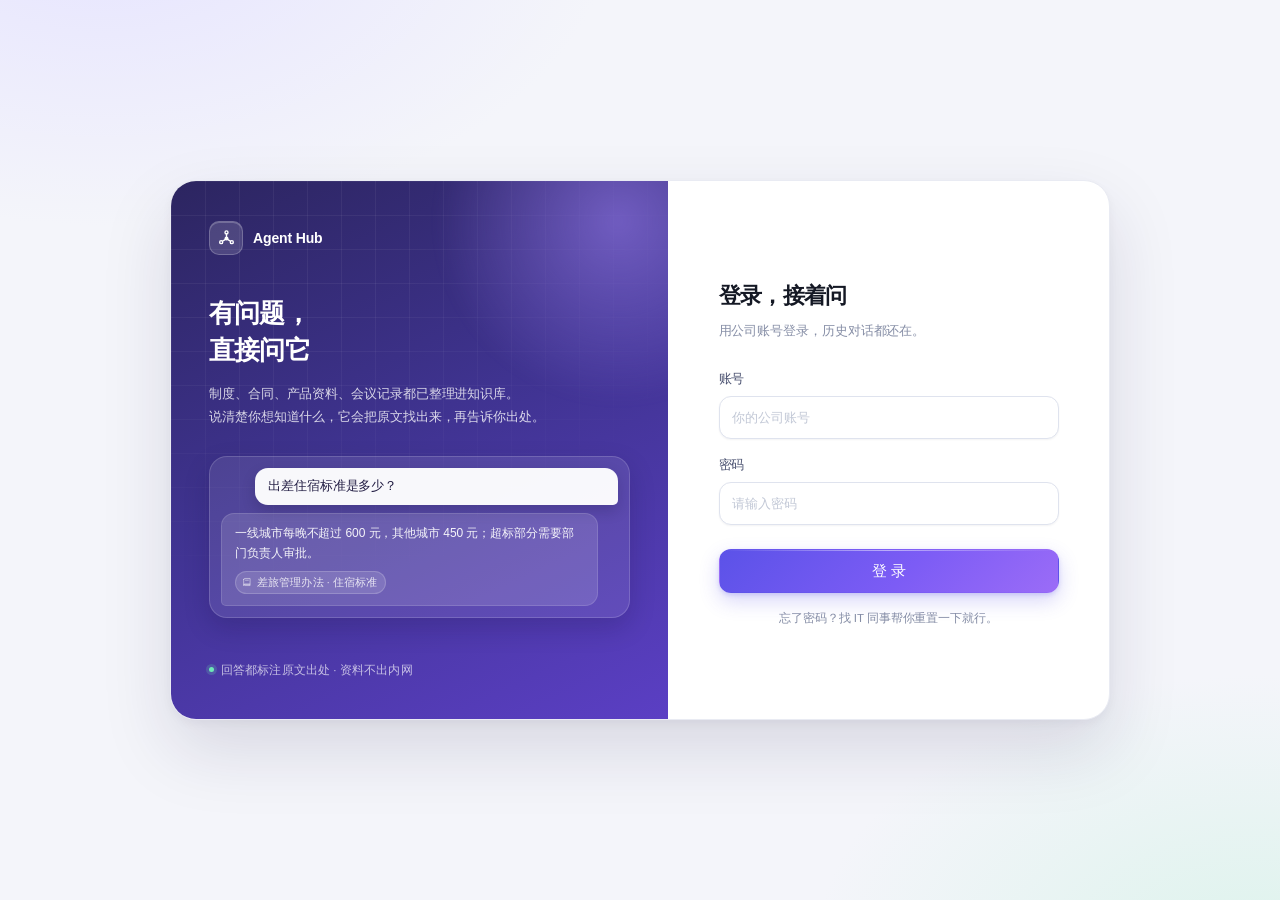
<file: src/main/resources/static/index.html>
<!DOCTYPE html>
<html lang="zh-CN">
<head>
    <meta charset="UTF-8">
    <meta name="viewport" content="width=device-width, initial-scale=1.0">
    <title>Agent Hub · 有问题，直接问</title>
    <link rel="stylesheet" href="assets/app.css">
    <link rel="icon" href="data:image/svg+xml,<svg xmlns='http://www.w3.org/2000/svg' viewBox='0 0 32 32'><rect width='32' height='32' rx='8' fill='%234f46e5'/><g fill='none' stroke='white' stroke-width='1.9' stroke-linecap='round'><circle cx='16' cy='16' r='2.6' fill='white' stroke='none'/><circle cx='16' cy='6.8' r='2'/><circle cx='8.8' cy='21.4' r='2'/><circle cx='23.2' cy='21.4' r='2'/><path d='M16 8.8v4.6M14.2 17.6l-3.6 2.3M17.8 17.6l3.6 2.3'/></g></svg>">
</head>
<body>
<div class="login-wrap">
    <div class="login-shell">

        <!-- 左：给使用者看的价值主张 -->
        <section class="login-aside">
            <div class="la-brand">
                <div class="la-mark" data-icon="logo"></div>
                <span>Agent Hub</span>
            </div>

            <h2 class="la-title">有问题，<br>直接问它</h2>
            <p class="la-desc">制度、合同、产品资料、会议记录都已整理进知识库。<br>说清楚你想知道什么，它会把原文找出来，再告诉你出处。</p>

            <!-- 一段示例对话：比罗列功能更快让人明白这东西怎么用 -->
            <div class="la-preview">
                <div class="lp-q">出差住宿标准是多少？</div>
                <div class="lp-a">
                    <p>一线城市每晚不超过 600 元，其他城市 450 元；超标部分需要部门负责人审批。</p>
                    <span class="lp-cite">
                        <span data-icon="book" data-icon-size="10"></span>差旅管理办法 · 住宿标准
                    </span>
                </div>
            </div>

            <div class="la-foot">
                <span class="dot"></span>回答都标注原文出处 · 资料不出内网
            </div>
        </section>

        <!-- 右：登录表单 -->
        <section class="login-main">
            <div class="login-card">
                <h1>登录，接着问</h1>
                <p class="sub">用公司账号登录，历史对话都还在。</p>

                <form id="login-form" autocomplete="off">
                    <div class="field">
                        <label for="username">账号</label>
                        <input class="input" id="username" name="username" placeholder="你的公司账号"
                               autocomplete="username" required>
                    </div>
                    <div class="field">
                        <label for="password">密码</label>
                        <input class="input" id="password" name="password" type="password" placeholder="请输入密码"
                               autocomplete="current-password" required>
                    </div>
                    <button class="btn btn-primary btn-lg" id="login-btn" type="submit">登 录</button>
                </form>

                <p class="login-hint">忘了密码？找 IT 同事帮你重置一下就行。</p>
            </div>
        </section>

    </div>
</div>

<script src="assets/icon.js"></script>
<script src="assets/api.js"></script>
<script src="assets/login.js"></script>
</body>
</html>
</file>
<file: src/main/resources/static/assets/app.css>
/* ============================================================
   Agent Hub 设计系统
   ------------------------------------------------------------
   设计取向：安静的科技感。
   底色留白、层级靠光影而非重边框、主色只出现在需要指引视线的地方。
   所有图标走 SVG（见 icon.js），颜色一律 currentColor。
   ============================================================ */

/* ---------- 设计令牌 ---------- */
:root {
    /* 中性色阶：从背景到主文字，色相统一偏冷，避免灰得发脏 */
    --c-bg: #f4f5fa;
    --c-bg-2: #eceef6;
    --c-surface: #ffffff;
    --c-surface-2: #fafbfe;
    --c-surface-3: #f1f3f9;
    --c-line: #e9ebf3;
    --c-line-2: #dfe3ee;
    --c-line-3: #d3d8e6;
    --c-ink: #141824;
    --c-ink-2: #4a5170;
    --c-ink-3: #868ea6;
    --c-ink-4: #aab1c4;
    --c-ink-5: #c2c8d6;

    /* 品牌色 */
    --c-brand: #4f46e5;
    --c-brand-2: #7c5cf5;
    --c-brand-deep: #3d33c9;
    --c-brand-soft: #eef0ff;
    --c-brand-soft-2: #e4e3ff;
    --c-brand-line: #dcdafb;
    --grad-brand: linear-gradient(135deg, #5b52e8 0%, #7c5cf5 55%, #9b6cf7 100%);
    --grad-brand-soft: linear-gradient(135deg, rgba(91, 82, 232, .10) 0%, rgba(155, 108, 247, .07) 100%);

    /* 语义色 */
    --c-ok: #0f9d68;
    --c-ok-soft: #e7f7f0;
    --c-ok-line: #c6ebda;
    --c-warn: #b45309;
    --c-warn-soft: #fdf5e6;
    --c-warn-line: #f4e2bd;
    --c-err: #d23c3c;
    --c-err-soft: #fdeeee;
    --c-err-line: #f5cfcf;
    --c-info: #0d7ea8;
    --c-info-soft: #e8f6fb;

    /* 兼容旧变量名（脚本里有少量内联 style 用到） */
    --bg: var(--c-bg);
    --panel: var(--c-surface);
    --panel-2: var(--c-surface-2);
    --text: var(--c-ink);
    --text-2: var(--c-ink-2);
    --muted: var(--c-ink-3);
    --border: var(--c-line);
    --border-strong: var(--c-line-2);
    --primary: var(--c-brand);
    --primary-soft: var(--c-brand-soft);
    --primary-hover: var(--c-brand-deep);
    --success: var(--c-ok);
    --success-soft: var(--c-ok-soft);
    --warning: var(--c-warn);
    --warning-soft: var(--c-warn-soft);
    --danger: var(--c-err);
    --danger-soft: var(--c-err-soft);

    /* 圆角 */
    --r-xs: 6px;
    --r-sm: 9px;
    --r-md: 12px;
    --r-lg: 16px;
    --r-xl: 22px;

    /* 阴影：多层叠加，近处收紧、远处扩散，才有真实的高度感 */
    --sh-xs: 0 1px 2px rgba(22, 26, 42, .05);
    --sh-sm: 0 1px 2px rgba(22, 26, 42, .05), 0 2px 6px rgba(22, 26, 42, .04);
    --sh-md: 0 1px 2px rgba(22, 26, 42, .04), 0 8px 20px rgba(22, 26, 42, .06);
    --sh-lg: 0 2px 6px rgba(22, 26, 42, .05), 0 22px 48px rgba(22, 26, 42, .11);
    --sh-brand: 0 2px 4px rgba(79, 70, 229, .18), 0 8px 20px rgba(79, 70, 229, .22);
    --ring: 0 0 0 3.5px rgba(79, 70, 229, .13);

    --font: -apple-system, BlinkMacSystemFont, "Segoe UI", "PingFang SC",
    "Hiragino Sans GB", "Microsoft YaHei", "Helvetica Neue", Arial, sans-serif;
    --mono: "SFMono-Regular", "JetBrains Mono", Consolas, "Liberation Mono", Menlo, monospace;
}

* {
    box-sizing: border-box;
}

html, body {
    margin: 0;
    padding: 0;
    height: 100%;
}

body {
    font-family: var(--font);
    background: var(--c-bg);
    color: var(--c-ink);
    font-size: 13.5px;
    line-height: 1.6;
    letter-spacing: -.006em;
    -webkit-font-smoothing: antialiased;
    -moz-osx-font-smoothing: grayscale;
}

a {
    color: var(--c-brand);
    text-decoration: none;
}

a:hover {
    text-decoration: underline;
}

::selection {
    background: rgba(124, 92, 245, .2);
}

/* 图标基线对齐：不管父级行高怎么变，图标都垂直居中 */
.ic {
    display: block;
    flex: 0 0 auto;
    /* 图标只是装饰，不该吞掉点击事件：否则按钮内的 svg 会顶替 button 成为事件目标，
       closest('[data-close]') / closest('button') 这类判断容易失手 */
    pointer-events: none;
}

/* ---------- 按钮 ---------- */
.btn {
    display: inline-flex;
    align-items: center;
    justify-content: center;
    gap: 7px;
    height: 35px;
    padding: 0 14px;
    border: 1px solid var(--c-line-2);
    border-radius: var(--r-sm);
    background: var(--c-surface);
    color: var(--c-ink-2);
    font-size: 13px;
    font-family: inherit;
    font-weight: 500;
    letter-spacing: 0;
    cursor: pointer;
    white-space: nowrap;
    box-shadow: var(--sh-xs);
    transition: background .16s ease, border-color .16s ease, color .16s ease,
    box-shadow .16s ease, transform .12s ease;
}

.btn:hover {
    border-color: var(--c-brand-line);
    color: var(--c-brand-deep);
    background: var(--c-brand-soft);
    box-shadow: var(--sh-sm);
}

.btn:active {
    transform: translateY(1px);
    box-shadow: none;
}

.btn:focus-visible {
    outline: none;
    box-shadow: var(--ring);
}

.btn:disabled {
    opacity: .5;
    cursor: not-allowed;
    transform: none;
    box-shadow: none;
}

.btn .ic {
    opacity: .75;
}

.btn:hover .ic {
    opacity: 1;
}

.btn-primary {
    background: var(--grad-brand);
    border-color: transparent;
    color: #fff;
    font-weight: 550;
    box-shadow: var(--sh-brand);
}

/* 渐变按钮顶部压一道极淡高光，避免整块色显得死板 */
.btn-primary::after {
    content: '';
    position: absolute;
    inset: 0 0 auto;
    height: 1px;
    border-radius: inherit;
    background: linear-gradient(90deg, transparent, rgba(255, 255, 255, .5), transparent);
    pointer-events: none;
}

.btn-primary {
    position: relative;
    overflow: hidden;
}

.btn-primary:hover {
    background: var(--grad-brand);
    border-color: transparent;
    color: #fff;
    filter: brightness(1.06);
    box-shadow: 0 4px 10px rgba(79, 70, 229, .26), 0 10px 26px rgba(79, 70, 229, .24);
}

.btn-primary .ic {
    opacity: 1;
}

.btn-danger {
    color: var(--c-err);
    border-color: var(--c-err-line);
    background: var(--c-surface);
}

.btn-danger:hover {
    background: var(--c-err-soft);
    border-color: var(--c-err);
    color: var(--c-err);
}

.btn-sm {
    height: 28px;
    padding: 0 10px;
    font-size: 12px;
    gap: 5px;
    border-radius: var(--r-xs);
}

.btn-sm .ic {
    width: 14px;
    height: 14px;
}

.btn-lg {
    height: 44px;
    padding: 0 22px;
    font-size: 14.5px;
    border-radius: var(--r-md);
}

/* 纯图标按钮 */
.icon-btn {
    width: 30px;
    height: 30px;
    padding: 0;
    display: inline-flex;
    align-items: center;
    justify-content: center;
    border: none;
    background: transparent;
    color: var(--c-ink-3);
    border-radius: var(--r-xs);
    cursor: pointer;
    transition: background .14s, color .14s;
}

.icon-btn:hover {
    background: var(--c-surface-3);
    color: var(--c-ink);
}

/* ---------- 输入 ---------- */
.input, .textarea, .select {
    width: 100%;
    height: 37px;
    padding: 0 12px;
    border: 1px solid var(--c-line-2);
    border-radius: var(--r-sm);
    background: var(--c-surface);
    color: var(--c-ink);
    font-size: 13px;
    font-family: inherit;
    outline: none;
    box-shadow: var(--sh-xs);
    transition: border-color .16s, box-shadow .16s, background .16s;
}

.input:hover, .textarea:hover, .select:hover {
    border-color: var(--c-line-3);
}

.textarea {
    height: auto;
    min-height: 92px;
    padding: 10px 12px;
    resize: vertical;
    line-height: 1.68;
}

.input:focus, .textarea:focus, .select:focus {
    border-color: var(--c-brand);
    box-shadow: var(--ring);
}

.input::placeholder, .textarea::placeholder {
    color: var(--c-ink-5);
}

.select {
    appearance: none;
    -webkit-appearance: none;
    padding-right: 30px;
    cursor: pointer;
    background-image: url("data:image/svg+xml;charset=utf-8,%3Csvg xmlns='http://www.w3.org/2000/svg' width='14' height='14' viewBox='0 0 24 24' fill='none' stroke='%23868ea6' stroke-width='2' stroke-linecap='round' stroke-linejoin='round'%3E%3Cpath d='m6.4 9.4 5.6 5.6 5.6-5.6'/%3E%3C/svg%3E");
    background-repeat: no-repeat;
    background-position: right 10px center;
    background-color: var(--c-surface);
}

.field {
    margin-bottom: 16px;
}

.field > label {
    display: block;
    margin-bottom: 7px;
    font-size: 12.5px;
    font-weight: 550;
    color: var(--c-ink-2);
}

.field .hint {
    margin-top: 6px;
    font-size: 12px;
    color: var(--c-ink-3);
    line-height: 1.55;
}

.row {
    display: flex;
    gap: 14px;
}

.row > * {
    flex: 1;
    min-width: 0;
}

/* ---------- 卡片 ---------- */
.card {
    background: var(--c-surface);
    border: 1px solid var(--c-line);
    border-radius: var(--r-lg);
    box-shadow: var(--sh-sm);
    overflow: hidden;
}

.card-head {
    display: flex;
    align-items: center;
    justify-content: space-between;
    gap: 12px;
    padding: 15px 20px;
    border-bottom: 1px solid var(--c-line);
    background: linear-gradient(180deg, #fff, #fcfcff);
}

.card-head h3 {
    margin: 0;
    font-size: 14.5px;
    font-weight: 620;
    letter-spacing: -.015em;
    display: flex;
    align-items: center;
    gap: 8px;
}

.card-head h3 .ic {
    color: var(--c-brand);
    opacity: .85;
}

.card-body {
    padding: 20px;
}

/* ---------- 表格 ---------- */
.table {
    width: 100%;
    border-collapse: collapse;
    font-size: 13px;
}

.table th {
    padding: 10px 16px;
    text-align: left;
    font-weight: 550;
    font-size: 11.5px;
    letter-spacing: .04em;
    text-transform: uppercase;
    color: var(--c-ink-3);
    background: var(--c-surface-2);
    border-bottom: 1px solid var(--c-line);
    white-space: nowrap;
}

.table td {
    padding: 13px 16px;
    border-bottom: 1px solid var(--c-line);
    vertical-align: middle;
    color: var(--c-ink-2);
}

.table td b {
    color: var(--c-ink);
    font-weight: 600;
}

.table tbody tr {
    transition: background .13s;
}

.table tbody tr:hover {
    background: #f9f9fe;
}

.table tr:last-child td {
    border-bottom: none;
}

.table code {
    font-family: var(--mono);
    font-size: 11.5px;
    padding: 1px 6px;
    border-radius: 5px;
    background: var(--c-surface-3);
    color: var(--c-ink-2);
    white-space: nowrap;
}

/* 表格里的智能体头像：留空走 SVG 图标，填了 emoji 就显示字符 */
.row-ava {
    width: 30px;
    height: 30px;
    flex: 0 0 30px;
    border-radius: 9px;
    display: inline-flex;
    align-items: center;
    justify-content: center;
    background: var(--grad-brand-soft);
    border: 1px solid var(--c-brand-line);
    color: var(--c-brand);
    font-size: 15px;
    line-height: 1;
}

.emoji-ava {
    font-size: inherit;
    line-height: 1;
}

/* ---------- 徽章 ---------- */
.badge {
    display: inline-flex;
    align-items: center;
    gap: 5px;
    height: 22px;
    padding: 0 9px;
    border-radius: 20px;
    font-size: 11.5px;
    font-weight: 550;
    letter-spacing: 0;
    background: var(--c-brand-soft);
    color: var(--c-brand-deep);
    border: 1px solid transparent;
    white-space: nowrap;
}

/* 徽章前的小圆点，让状态可扫读 */
.badge::before {
    content: '';
    width: 5px;
    height: 5px;
    border-radius: 50%;
    background: currentColor;
    opacity: .65;
    flex: 0 0 auto;
}

.badge:empty::before {
    display: none;
}

.badge-gray {
    background: var(--c-surface-3);
    color: var(--c-ink-3);
}

.badge-green {
    background: var(--c-ok-soft);
    color: var(--c-ok);
}

.badge-amber {
    background: var(--c-warn-soft);
    color: var(--c-warn);
}

.badge-red {
    background: var(--c-err-soft);
    color: var(--c-err);
}

/* ---------- 空状态 ---------- */
.empty {
    padding: 54px 20px;
    text-align: center;
    color: var(--c-ink-3);
    font-size: 13px;
}

.empty .ico {
    width: 56px;
    height: 56px;
    margin: 0 auto 14px;
    border-radius: var(--r-lg);
    display: flex;
    align-items: center;
    justify-content: center;
    background: linear-gradient(160deg, var(--c-surface-3), var(--c-surface-2));
    border: 1px solid var(--c-line);
    color: var(--c-ink-4);
    font-size: 26px;
}

.empty .ico .ic {
    width: 26px;
    height: 26px;
}

/* ---------- 弹窗 ---------- */
.modal-mask {
    position: fixed;
    inset: 0;
    background: rgba(18, 21, 34, .46);
    backdrop-filter: blur(3px);
    -webkit-backdrop-filter: blur(3px);
    display: flex;
    align-items: flex-start;
    justify-content: center;
    padding: 60px 20px 40px;
    z-index: 100;
    overflow: auto;
    animation: fade .16s ease;
}

.modal {
    width: 100%;
    max-width: 560px;
    background: var(--c-surface);
    border-radius: var(--r-xl);
    box-shadow: var(--sh-lg);
    border: 1px solid rgba(255, 255, 255, .6);
    overflow: hidden;
    animation: pop .2s cubic-bezier(.2, .9, .3, 1.1);
}

.modal.wide {
    max-width: 780px;
}

.modal-head {
    display: flex;
    align-items: center;
    justify-content: space-between;
    padding: 17px 22px;
    border-bottom: 1px solid var(--c-line);
    background: linear-gradient(180deg, #fff, #fcfcff);
}

.modal-head h3 {
    margin: 0;
    font-size: 15.5px;
    font-weight: 620;
    letter-spacing: -.015em;
}

.modal-body {
    padding: 20px 22px;
    max-height: 63vh;
    overflow: auto;
}

.modal-foot {
    display: flex;
    justify-content: flex-end;
    gap: 10px;
    padding: 14px 22px;
    border-top: 1px solid var(--c-line);
    background: var(--c-surface-2);
}

.x-btn {
    width: 30px;
    height: 30px;
    border: none;
    background: transparent;
    color: var(--c-ink-3);
    font-size: 20px;
    line-height: 1;
    cursor: pointer;
    border-radius: var(--r-xs);
    display: inline-flex;
    align-items: center;
    justify-content: center;
    transition: background .14s, color .14s;
}

.x-btn:hover {
    background: var(--c-surface-3);
    color: var(--c-ink);
}

@keyframes fade {
    from { opacity: 0; }
    to { opacity: 1; }
}

@keyframes pop {
    from { opacity: 0; transform: translateY(-10px) scale(.985); }
    to { opacity: 1; transform: none; }
}

/* ---------- Toast ---------- */
#toast-box {
    position: fixed;
    top: 20px;
    left: 50%;
    transform: translateX(-50%);
    z-index: 999;
    display: flex;
    flex-direction: column;
    gap: 8px;
    align-items: center;
    pointer-events: none;
}

.toast {
    display: flex;
    align-items: center;
    gap: 8px;
    padding: 10px 18px;
    border-radius: 24px;
    background: rgba(20, 24, 36, .9);
    backdrop-filter: blur(10px);
    -webkit-backdrop-filter: blur(10px);
    color: #fff;
    font-size: 13px;
    font-weight: 500;
    border: 1px solid rgba(255, 255, 255, .1);
    box-shadow: 0 8px 30px rgba(15, 18, 30, .28);
    animation: toastIn .22s cubic-bezier(.2, .9, .3, 1.1);
    max-width: 520px;
}

.toast.err {
    background: rgba(198, 48, 48, .94);
}

.toast.ok {
    background: rgba(13, 133, 90, .94);
}

@keyframes toastIn {
    from { opacity: 0; transform: translateY(-12px) scale(.97); }
    to { opacity: 1; transform: none; }
}

/* ============================================================
   登录页：左侧品牌叙事 + 右侧表单
   ============================================================ */
.login-wrap {
    min-height: 100%;
    display: flex;
    align-items: center;
    justify-content: center;
    padding: 28px;
    background:
            radial-gradient(820px 480px at 8% -8%, #e6e4ff 0%, transparent 62%),
            radial-gradient(760px 480px at 98% 106%, #ddf3ec 0%, transparent 58%),
            var(--c-bg);
}

.login-shell {
    width: 100%;
    max-width: 940px;
    display: grid;
    grid-template-columns: 1.06fr .94fr;
    background: var(--c-surface);
    border: 1px solid var(--c-line);
    border-radius: 26px;
    box-shadow: 0 4px 10px rgba(22, 26, 42, .04), 0 30px 70px rgba(30, 26, 70, .13);
    overflow: hidden;
    min-height: 540px;
}

/* 左栏：深色渐变 + 网格 + 光斑 */
.login-aside {
    position: relative;
    padding: 40px 38px;
    color: #fff;
    background: linear-gradient(155deg, #2c2560 0%, #3f3390 46%, #5b3fc4 100%);
    display: flex;
    flex-direction: column;
    overflow: hidden;
    isolation: isolate;
}

.login-aside::before {
    /* 网格纹理：极淡，只为让大面积纯色有质感 */
    content: '';
    position: absolute;
    inset: 0;
    background-image:
            linear-gradient(rgba(255, 255, 255, .055) 1px, transparent 1px),
            linear-gradient(90deg, rgba(255, 255, 255, .055) 1px, transparent 1px);
    background-size: 34px 34px;
    mask-image: radial-gradient(120% 90% at 20% 10%, #000 20%, transparent 78%);
    -webkit-mask-image: radial-gradient(120% 90% at 20% 10%, #000 20%, transparent 78%);
    z-index: -1;
}

.login-aside::after {
    /* 右上角光晕 */
    content: '';
    position: absolute;
    width: 380px;
    height: 380px;
    right: -140px;
    top: -150px;
    border-radius: 50%;
    background: radial-gradient(circle, rgba(168, 139, 255, .5), transparent 68%);
    filter: blur(6px);
    z-index: -1;
}

.la-brand {
    display: flex;
    align-items: center;
    gap: 10px;
    font-size: 14px;
    font-weight: 620;
    letter-spacing: -.01em;
}

.la-mark {
    width: 34px;
    height: 34px;
    border-radius: 10px;
    display: flex;
    align-items: center;
    justify-content: center;
    background: rgba(255, 255, 255, .14);
    border: 1px solid rgba(255, 255, 255, .22);
    color: #fff;
    box-shadow: inset 0 1px 0 rgba(255, 255, 255, .22);
}

.la-mark svg {
    width: 19px;
    height: 19px;
}

.la-title {
    margin: 40px 0 0;
    font-size: 26px;
    line-height: 1.42;
    font-weight: 650;
    letter-spacing: -.03em;
}

.la-desc {
    margin: 14px 0 0;
    font-size: 13px;
    line-height: 1.75;
    color: rgba(255, 255, 255, .8);
}

/* 示例对话：让人一眼看懂「问一句就能拿到答案，还带出处」 */
.la-preview {
    margin-top: 28px;
    padding: 11px;
    border-radius: 18px;
    background: rgba(255, 255, 255, .09);
    border: 1px solid rgba(255, 255, 255, .16);
    box-shadow: 0 10px 26px rgba(16, 12, 50, .18);
}

.lp-q {
    margin-left: 34px;
    padding: 9px 13px;
    border-radius: 13px 13px 5px 13px;
    background: rgba(255, 255, 255, .96);
    color: #241f45;
    font-size: 12.5px;
    line-height: 1.5;
    font-weight: 550;
    box-shadow: 0 6px 14px rgba(18, 14, 52, .20);
}

.lp-a {
    margin-top: 8px;
    margin-right: 20px;
    padding: 10px 13px 11px;
    border-radius: 13px 13px 13px 5px;
    background: rgba(255, 255, 255, .13);
    border: 1px solid rgba(255, 255, 255, .13);
}

.lp-a p {
    margin: 0;
    font-size: 12px;
    line-height: 1.62;
    color: rgba(255, 255, 255, .93);
}

.lp-cite {
    display: inline-flex;
    align-items: center;
    gap: 5px;
    margin-top: 8px;
    padding: 2px 8px 2px 6px;
    border-radius: 999px;
    font-size: 10.5px;
    letter-spacing: .01em;
    color: rgba(255, 255, 255, .82);
    background: rgba(255, 255, 255, .13);
    border: 1px solid rgba(255, 255, 255, .18);
}

.lp-cite svg {
    width: 10px;
    height: 10px;
    opacity: .8;
}

.la-foot {
    margin-top: auto;
    padding-top: 26px;
    display: flex;
    align-items: center;
    gap: 7px;
    font-size: 11.5px;
    color: rgba(255, 255, 255, .68);
    letter-spacing: .01em;
}

.la-foot .dot {
    width: 5px;
    height: 5px;
    border-radius: 50%;
    background: #6ee7b7;
    box-shadow: 0 0 0 3px rgba(110, 231, 183, .18);
}

/* 右栏表单 */
.login-main {
    padding: 44px 44px 38px;
    display: flex;
    flex-direction: column;
    justify-content: center;
}

.login-card {
    width: 100%;
    max-width: 340px;
    margin: 0 auto;
}

.login-logo {
    width: 46px;
    height: 46px;
    border-radius: 13px;
    background: var(--grad-brand);
    color: #fff;
    display: flex;
    align-items: center;
    justify-content: center;
    font-size: 24px;
    margin-bottom: 18px;
    box-shadow: var(--sh-brand);
}

.login-card h1 {
    margin: 0 0 7px;
    font-size: 22px;
    font-weight: 660;
    letter-spacing: -.03em;
}

.login-card .sub {
    margin: 0 0 28px;
    color: var(--c-ink-3);
    font-size: 12.5px;
    line-height: 1.65;
}

.login-card .input {
    height: 43px;
    border-radius: var(--r-md);
}

.login-card .btn-lg {
    width: 100%;
    margin-top: 8px;
}

.login-hint {
    margin: 16px 0 0;
    text-align: center;
    font-size: 11.5px;
    color: var(--c-ink-3);
    line-height: 1.6;
}

/* ============================================================
   管理后台骨架
   ============================================================ */
.shell {
    display: flex;
    height: 100vh;
    overflow: hidden;
    background: var(--c-bg);
}

.sidebar {
    width: 226px;
    flex: 0 0 226px;
    background: linear-gradient(180deg, #ffffff 0%, #fcfcff 100%);
    border-right: 1px solid var(--c-line);
    display: flex;
    flex-direction: column;
    padding: 16px 12px 12px;
    position: relative;
}

.brand {
    display: flex;
    align-items: center;
    gap: 10px;
    padding: 4px 8px 22px;
}

.brand-mark {
    width: 33px;
    height: 33px;
    border-radius: 10px;
    background: var(--grad-brand);
    color: #fff;
    display: flex;
    align-items: center;
    justify-content: center;
    flex: 0 0 33px;
    box-shadow: var(--sh-brand);
}

.brand-mark svg {
    width: 19px;
    height: 19px;
}

.brand-name {
    font-size: 14px;
    font-weight: 650;
    letter-spacing: -.02em;
    line-height: 1.25;
    max-width: 148px;
    overflow: hidden;
    text-overflow: ellipsis;
    white-space: nowrap;
}

.nav {
    flex: 1;
    overflow: auto;
    display: flex;
    flex-direction: column;
    gap: 2px;
}

.nav-item {
    position: relative;
    display: flex;
    align-items: center;
    gap: 10px;
    height: 38px;
    padding: 0 11px;
    border-radius: var(--r-sm);
    color: var(--c-ink-2);
    cursor: pointer;
    font-size: 13px;
    font-weight: 500;
    user-select: none;
    transition: background .14s, color .14s;
}

.nav-item:hover {
    background: var(--c-surface-3);
    color: var(--c-ink);
}

.nav-item.active {
    background: var(--grad-brand-soft);
    color: var(--c-brand-deep);
    font-weight: 600;
}

/* 左侧指示条：比整块高亮更克制，也更明确 */
.nav-item.active::before {
    content: '';
    position: absolute;
    left: 0;
    top: 50%;
    transform: translateY(-50%);
    width: 3px;
    height: 18px;
    border-radius: 0 3px 3px 0;
    background: var(--c-brand);
    box-shadow: 0 0 8px rgba(79, 70, 229, .4);
}

.nav-item .ico {
    width: 18px;
    height: 18px;
    flex: 0 0 18px;
    display: flex;
    align-items: center;
    justify-content: center;
    color: var(--c-ink-3);
    transition: color .14s;
}

.nav-item .ico .ic {
    width: 17px;
    height: 17px;
}

.nav-item:hover .ico {
    color: var(--c-brand-2);
}

.nav-item.active .ico {
    color: var(--c-brand);
}

.nav-item .label {
    flex: 1;
    overflow: hidden;
    text-overflow: ellipsis;
    white-space: nowrap;
}

.sidebar-foot {
    border-top: 1px solid var(--c-line);
    padding-top: 10px;
    margin-top: 10px;
}

/* 用户卡片 */
.user-chip {
    display: flex;
    align-items: center;
    gap: 9px;
    padding: 7px 8px;
    border-radius: var(--r-sm);
    cursor: pointer;
    transition: background .14s;
}

.user-chip:hover {
    background: var(--c-surface-3);
}

.avatar {
    width: 29px;
    height: 29px;
    border-radius: 50%;
    background: linear-gradient(135deg, #a5b4fc, #818cf8);
    color: #fff;
    display: flex;
    align-items: center;
    justify-content: center;
    font-size: 12px;
    font-weight: 650;
    flex: 0 0 29px;
    box-shadow: inset 0 1px 0 rgba(255, 255, 255, .35);
    overflow: hidden;
}

/* 上传过头像的用户：图片铺满圆形底 */
.avatar img {
    width: 100%;
    height: 100%;
    object-fit: cover;
    display: block;
}

.user-chip .meta {
    min-width: 0;
    flex: 1;
}

.user-chip .nm {
    font-size: 12.5px;
    font-weight: 600;
    color: var(--c-ink);
    overflow: hidden;
    text-overflow: ellipsis;
    white-space: nowrap;
    line-height: 1.4;
}

.user-chip .rl {
    font-size: 11px;
    color: var(--c-ink-3);
    line-height: 1.4;
}

.user-chip .chip-caret {
    color: var(--c-ink-4);
    display: flex;
    transition: transform .16s, color .16s;
}

.user-chip:hover .chip-caret {
    color: var(--c-ink-3);
}

.user-chip[aria-expanded="true"] .chip-caret {
    transform: rotate(180deg);
    color: var(--c-brand);
}

/* ---------- 账号菜单（向上弹出） ---------- */
.acct-wrap {
    position: relative;
}

.acct-pop {
    position: absolute;
    left: 0;
    right: 0;
    bottom: calc(100% + 8px);
    padding: 6px;
    background: var(--c-surface);
    border: 1px solid var(--c-line);
    border-radius: var(--r-md);
    box-shadow: var(--sh-lg);
    z-index: 40;
    animation: acctPopIn .14s ease-out;
}

.acct-pop[hidden] {
    display: none;
}

@keyframes acctPopIn {
    from {
        opacity: 0;
        transform: translateY(6px) scale(.985);
    }
    to {
        opacity: 1;
        transform: none;
    }
}

.acct-head {
    padding: 7px 9px 9px;
    margin-bottom: 4px;
    border-bottom: 1px solid var(--c-line);
}

.acct-head .nm {
    font-size: 12.5px;
    font-weight: 600;
    color: var(--c-ink);
    overflow: hidden;
    text-overflow: ellipsis;
    white-space: nowrap;
}

.acct-head .rl {
    margin-top: 2px;
    font-size: 11px;
    color: var(--c-ink-3);
    overflow: hidden;
    text-overflow: ellipsis;
    white-space: nowrap;
}

.acct-item {
    display: flex;
    align-items: center;
    gap: 8px;
    width: 100%;
    height: 32px;
    padding: 0 9px;
    border: 0;
    border-radius: var(--r-xs);
    background: transparent;
    color: var(--c-ink-2);
    font: inherit;
    font-size: 12.5px;
    text-align: left;
    cursor: pointer;
    text-decoration: none;
}

.acct-item:hover {
    background: var(--c-surface-3);
    color: var(--c-ink);
    text-decoration: none;
}

.acct-item .ico {
    display: flex;
    color: var(--c-ink-3);
}

.acct-item:hover .ico {
    color: var(--c-brand);
}

/* 主区域 */
.main {
    flex: 1;
    min-width: 0;
    overflow: auto;
    padding: 24px 28px 44px;
    background:
            radial-gradient(700px 300px at 50% -140px, rgba(124, 92, 245, .05), transparent 70%),
            var(--c-bg);
}

.page-head {
    display: flex;
    align-items: flex-start;
    justify-content: space-between;
    gap: 16px;
    margin-bottom: 22px;
}

.page-head h2 {
    margin: 0 0 5px;
    font-size: 21px;
    font-weight: 660;
    letter-spacing: -.035em;
    line-height: 1.3;
}

.page-head .desc {
    margin: 0;
    color: var(--c-ink-3);
    font-size: 12.5px;
}

/* ---------- 统计卡 ---------- */
.stat-grid {
    display: grid;
    grid-template-columns: repeat(auto-fill, minmax(158px, 1fr));
    gap: 12px;
    margin-bottom: 18px;
}

.stat {
    position: relative;
    background: var(--c-surface);
    border: 1px solid var(--c-line);
    border-radius: var(--r-md);
    padding: 15px 16px 16px;
    box-shadow: var(--sh-xs);
    overflow: hidden;
    transition: border-color .18s, box-shadow .18s, transform .18s;
}

.stat:hover {
    border-color: var(--c-line-2);
    box-shadow: var(--sh-md);
    transform: translateY(-1px);
}

.stat .k {
    font-size: 11.5px;
    color: var(--c-ink-3);
    margin-bottom: 7px;
    font-weight: 500;
    letter-spacing: .005em;
}

.stat .v {
    font-size: 25px;
    font-weight: 680;
    letter-spacing: -.045em;
    line-height: 1.1;
    font-variant-numeric: tabular-nums;
    color: var(--c-ink);
}

.stat .u {
    font-size: 11.5px;
    color: var(--c-ink-4);
    font-weight: 500;
    margin-left: 3px;
    letter-spacing: 0;
}

/* 卡片右上角的图标块 */
.stat-ico {
    position: absolute;
    top: 13px;
    right: 13px;
    width: 29px;
    height: 29px;
    border-radius: 9px;
    display: flex;
    align-items: center;
    justify-content: center;
    background: var(--c-surface-3);
    color: var(--c-ink-3);
}

.stat-ico .ic {
    width: 15px;
    height: 15px;
}

.tone-violet { background: var(--c-brand-soft); color: var(--c-brand); }
.tone-blue   { background: #e8f1fe; color: #2f6fd0; }
.tone-teal   { background: #e5f6f2; color: #0d8f74; }
.tone-amber  { background: var(--c-warn-soft); color: var(--c-warn); }
.tone-rose   { background: #fdeef3; color: #c93f6b; }
.tone-slate  { background: var(--c-surface-3); color: var(--c-ink-2); }

/* ---------- 快速开始步骤 ---------- */
.quick-step {
    justify-content: flex-start;
    gap: 10px;
    color: var(--c-ink-2);
}

.step-num {
    width: 19px;
    height: 19px;
    flex: 0 0 19px;
    border-radius: 50%;
    background: var(--c-brand-soft);
    color: var(--c-brand-deep);
    font-size: 11px;
    font-weight: 650;
    display: inline-flex;
    align-items: center;
    justify-content: center;
    font-variant-numeric: tabular-nums;
}

/* ---------- 提示条 ---------- */
.notice {
    display: flex;
    gap: 10px;
    align-items: flex-start;
    padding: 11px 14px;
    border-radius: var(--r-sm);
    font-size: 12.5px;
    margin-bottom: 10px;
    line-height: 1.62;
    border: 1px solid transparent;
}

.notice .ic {
    margin-top: 1px;
    flex: 0 0 auto;
    opacity: .9;
}

.notice.info {
    background: var(--c-brand-soft);
    color: #3a31bf;
    border-color: var(--c-brand-line);
}

.notice.warning {
    background: var(--c-warn-soft);
    color: #8a5406;
    border-color: var(--c-warn-line);
}

.notice.error {
    background: var(--c-err-soft);
    color: #a82626;
    border-color: var(--c-err-line);
}

/* ---------- 知识库 ---------- */
.kb-grid {
    display: grid;
    grid-template-columns: repeat(auto-fill, minmax(268px, 1fr));
    gap: 13px;
}

.kb-card {
    position: relative;
    background: var(--c-surface);
    border: 1px solid var(--c-line);
    border-radius: var(--r-md);
    padding: 16px 17px;
    box-shadow: var(--sh-xs);
    cursor: pointer;
    transition: border-color .18s, transform .18s, box-shadow .18s;
}

.kb-card:hover {
    border-color: var(--c-brand-line);
    transform: translateY(-2px);
    box-shadow: 0 2px 4px rgba(22, 26, 42, .04), 0 12px 26px rgba(79, 70, 229, .1);
}

.kb-card h4 {
    margin: 0 0 6px;
    font-size: 14.5px;
    font-weight: 620;
    letter-spacing: -.015em;
    display: flex;
    align-items: center;
    gap: 8px;
    color: var(--c-ink);
}

.kb-card h4 .ic {
    color: var(--c-brand);
    opacity: .8;
}

.kb-card .d {
    color: var(--c-ink-3);
    font-size: 12.5px;
    min-height: 36px;
    line-height: 1.6;
}

.kb-card .f {
    display: flex;
    gap: 16px;
    margin-top: 13px;
    padding-top: 12px;
    border-top: 1px solid var(--c-line);
    font-size: 11.5px;
    color: var(--c-ink-3);
}

.kb-card .f b {
    color: var(--c-ink);
    font-weight: 650;
    font-variant-numeric: tabular-nums;
}

.file-drop {
    border: 1.5px dashed var(--c-line-3);
    border-radius: var(--r-md);
    padding: 28px;
    text-align: center;
    color: var(--c-ink-3);
    font-size: 12.5px;
    cursor: pointer;
    background: var(--c-surface-2);
    transition: all .16s;
}

.file-drop:hover, .file-drop.over {
    border-color: var(--c-brand);
    background: var(--c-brand-soft);
    color: var(--c-brand-deep);
}

.chunk-item {
    border: 1px solid var(--c-line);
    border-radius: var(--r-sm);
    padding: 12px 14px;
    margin-bottom: 9px;
    background: var(--c-surface);
}

.chunk-item .h {
    display: flex;
    justify-content: space-between;
    gap: 10px;
    font-size: 11.5px;
    color: var(--c-ink-3);
    margin-bottom: 6px;
    font-variant-numeric: tabular-nums;
}

.chunk-item .c {
    font-size: 12.5px;
    color: var(--c-ink-2);
    white-space: pre-wrap;
    word-break: break-word;
    max-height: 170px;
    overflow: auto;
    line-height: 1.7;
}

/* ============================================================
   聊天页
   ============================================================ */
.chat-shell {
    display: flex;
    height: 100vh;
    overflow: hidden;
    background: var(--c-surface);
}

.session-pane {
    width: 252px;
    flex: 0 0 252px;
    background: linear-gradient(180deg, #fbfbfe 0%, #f7f8fc 100%);
    border-right: 1px solid var(--c-line);
    display: flex;
    flex-direction: column;
    padding-top: 2px;
}

/* 会话栏顶部的品牌锚点，避免左栏起头是空的 */
.sp-brand {
    display: flex;
    align-items: center;
    gap: 9px;
    padding: 14px 16px 12px;
    font-size: 13px;
    font-weight: 650;
    letter-spacing: -.02em;
    color: var(--c-ink);
}

.sp-mark {
    width: 27px;
    height: 27px;
    flex: 0 0 27px;
    border-radius: 8px;
    display: flex;
    align-items: center;
    justify-content: center;
    background: var(--grad-brand);
    color: #fff;
    box-shadow: 0 2px 6px rgba(79, 70, 229, .28);
}

.sp-mark svg {
    width: 16px;
    height: 16px;
}

.session-pane .top {
    padding: 2px 12px 8px;
}

.sp-foot {
    border-top: 1px solid var(--c-line);
    padding: 8px;
}

.session-pane .top .btn {
    width: 100%;
    justify-content: flex-start;
    padding-left: 12px;
}

.session-list {
    flex: 1;
    overflow: auto;
    padding: 6px 8px 12px;
}

/* 会话栏空状态：原来只有一行灰字，看着像加载失败 */
.list-empty {
    padding: 30px 14px;
    text-align: center;
}

.list-empty .ico {
    width: 42px;
    height: 42px;
    margin: 0 auto 11px;
    border-radius: 13px;
    display: flex;
    align-items: center;
    justify-content: center;
    background: linear-gradient(180deg, #fff 0%, #f2f3fa 100%);
    border: 1px solid var(--c-line-2);
    color: var(--c-ink-4);
    box-shadow: var(--sh-xs);
}

.list-empty .t {
    font-size: 12.5px;
    color: var(--c-ink-3);
    font-weight: 500;
}

.list-empty .hint {
    font-size: 11px;
    color: var(--c-ink-5);
    margin-top: 4px;
    line-height: 1.6;
}

.session-item {
    position: relative;
    display: flex;
    align-items: center;
    gap: 9px;
    padding: 9px 10px;
    border-radius: var(--r-sm);
    cursor: pointer;
    color: var(--c-ink-2);
    font-size: 12.5px;
    margin-bottom: 1px;
    transition: background .14s, box-shadow .14s;
}

.session-item .ic {
    color: var(--c-ink-4);
    flex: 0 0 auto;
    transition: color .14s;
}

.session-item:hover {
    background: #edeff7;
}

.session-item:hover .ic {
    color: var(--c-ink-3);
}

.session-item.active {
    background: var(--c-surface);
    box-shadow: var(--sh-sm);
    color: var(--c-ink);
    font-weight: 550;
}

.session-item.active .ic {
    color: var(--c-brand);
}

.session-item .t {
    flex: 1;
    overflow: hidden;
    text-overflow: ellipsis;
    white-space: nowrap;
}

.session-item .del {
    opacity: 0;
    color: var(--c-ink-4);
    padding: 2px;
    border: none;
    background: none;
    cursor: pointer;
    border-radius: 5px;
    display: inline-flex;
    align-items: center;
    transition: opacity .14s, color .14s, background .14s;
}

.session-item:hover .del {
    opacity: 1;
}

.session-item .del:hover {
    color: var(--c-err);
    background: var(--c-err-soft);
}

.chat-pane {
    flex: 1;
    min-width: 0;
    display: flex;
    flex-direction: column;
    background: var(--c-surface);
}

.chat-top {
    position: relative;
    display: flex;
    align-items: center;
    gap: 11px;
    padding: 11px 20px;
    border-bottom: 1px solid var(--c-line);
    flex: 0 0 auto;
    background: rgba(255, 255, 255, .85);
    backdrop-filter: blur(8px);
    -webkit-backdrop-filter: blur(8px);
    z-index: 5;
}

/* 分隔线上压一道极淡的品牌色渐变，比纯灰线更有质感 */
.chat-top::after {
    content: '';
    position: absolute;
    left: 0;
    right: 0;
    bottom: -1px;
    height: 1px;
    background: linear-gradient(90deg, transparent, rgba(79, 70, 229, .22), rgba(139, 92, 246, .12), transparent);
    pointer-events: none;
}

.chat-top .agent-avatar {
    width: 35px;
    height: 35px;
    border-radius: 11px;
    background: var(--grad-brand-soft);
    border: 1px solid var(--c-brand-line);
    display: flex;
    align-items: center;
    justify-content: center;
    font-size: 17px;
    flex: 0 0 35px;
}

.chat-top .agent-name {
    font-size: 14px;
    font-weight: 620;
    letter-spacing: -.015em;
    line-height: 1.4;
}

.chat-top .agent-sub {
    font-size: 11.5px;
    color: var(--c-ink-3);
    line-height: 1.4;
}

/* ---------- 智能体切换器（自绘下拉） ---------- */
.agent-picker {
    position: relative;
    flex: 0 0 auto;
}

.ap-trigger {
    display: flex;
    align-items: center;
    gap: 8px;
    height: 35px;
    padding: 0 9px 0 8px;
    border: 1px solid var(--c-line-2);
    border-radius: 10px;
    background: var(--c-surface);
    color: var(--c-ink-2);
    font-family: inherit;
    font-size: 12.5px;
    font-weight: 550;
    line-height: 1;
    cursor: pointer;
    box-shadow: var(--sh-xs);
    transition: border-color .16s, box-shadow .16s, color .16s, background .16s;
}

.ap-trigger:hover {
    border-color: var(--c-line-3);
    color: var(--c-ink);
    background: var(--c-surface);
}

.agent-picker.open .ap-trigger,
.ap-trigger:focus-visible {
    border-color: var(--c-brand);
    color: var(--c-ink);
    box-shadow: var(--ring);
    outline: none;
}

.ap-mark {
    width: 21px;
    height: 21px;
    border-radius: 6px;
    flex: 0 0 21px;
    display: flex;
    align-items: center;
    justify-content: center;
    background: var(--grad-brand-soft);
    border: 1px solid var(--c-brand-line);
    color: var(--c-brand-deep);
}

.ap-name {
    max-width: 132px;
    overflow: hidden;
    text-overflow: ellipsis;
    white-space: nowrap;
}

.ap-caret {
    display: flex;
    align-items: center;
    color: var(--c-ink-4);
    transition: transform .18s, color .16s;
}

.agent-picker.open .ap-caret {
    transform: rotate(180deg);
    color: var(--c-brand);
}

/* 展开面板：不用 border-radius 叠阴影的暴力做法，
   用一圈极淡的描边 + 双层阴影做出「浮在页面上」的层次 */
.ap-pop {
    position: absolute;
    right: 0;
    top: calc(100% + 8px);
    width: 296px;
    max-height: 348px;
    overflow: auto;
    padding: 6px;
    background: var(--c-surface);
    border: 1px solid var(--c-line-2);
    border-radius: var(--r-md);
    box-shadow: 0 14px 34px rgba(18, 22, 38, .13), 0 2px 6px rgba(18, 22, 38, .06);
    z-index: 40;
    opacity: 0;
    transform: translateY(-5px) scale(.985);
    transform-origin: top right;
    pointer-events: none;
    transition: opacity .14s ease, transform .14s ease;
}

.agent-picker.open .ap-pop {
    opacity: 1;
    transform: none;
    pointer-events: auto;
}

.ap-item {
    display: flex;
    align-items: center;
    gap: 9px;
    padding: 8px 9px;
    border-radius: var(--r-sm);
    cursor: pointer;
    transition: background .13s;
}

.ap-item:hover {
    background: var(--c-surface-3);
}

.ap-item.active {
    background: var(--c-brand-soft);
}

.ap-item-mark {
    width: 28px;
    height: 28px;
    border-radius: 8px;
    flex: 0 0 28px;
    display: flex;
    align-items: center;
    justify-content: center;
    background: var(--c-surface-2);
    border: 1px solid var(--c-line);
    color: var(--c-brand);
    font-size: 14px;
}

.ap-item.active .ap-item-mark {
    background: var(--c-surface);
    border-color: var(--c-brand-line);
}

.ap-txt {
    flex: 1;
    min-width: 0;
    display: flex;
    flex-direction: column;
    gap: 1px;
}

.ap-txt .nm {
    font-size: 12.5px;
    font-weight: 600;
    color: var(--c-ink);
    overflow: hidden;
    text-overflow: ellipsis;
    white-space: nowrap;
}

.ap-txt .ds {
    font-size: 11px;
    color: var(--c-ink-3);
    overflow: hidden;
    text-overflow: ellipsis;
    white-space: nowrap;
}

.ap-tick {
    display: flex;
    align-items: center;
    color: var(--c-brand);
    opacity: 0;
    transform: scale(.85);
    transition: opacity .14s, transform .14s;
}

.ap-item.active .ap-tick {
    opacity: 1;
    transform: none;
}

.ap-empty {
    padding: 14px 10px;
    font-size: 12.5px;
    color: var(--c-ink-3);
    text-align: center;
}

.chat-scroll {
    flex: 1;
    overflow: auto;
    padding: 26px 20px 10px;
    scroll-behavior: smooth;
    /* 列方向布局，是为了让欢迎页在「没有消息」时垂直居中，
       否则内容全挤在上半屏，下面留一大片空白 */
    display: flex;
    flex-direction: column;
    background:
            radial-gradient(680px 300px at 50% -100px, rgba(124, 92, 245, .05), transparent 72%);
}

.msg-wrap {
    /* chat-scroll 是 flex 列容器，配合 margin:auto 居中时必须显式给满宽，
       否则块会被收缩成内容宽度，长句被挤成多行 */
    width: 100%;
    max-width: 792px;
    margin: 0 auto 24px;
    display: flex;
    gap: 12px;
}

.msg-wrap.user {
    flex-direction: row-reverse;
}

.msg-ava {
    width: 31px;
    height: 31px;
    border-radius: 10px;
    flex: 0 0 31px;
    display: flex;
    align-items: center;
    justify-content: center;
    font-size: 15px;
    background: var(--c-brand-soft);
    border: 1px solid var(--c-brand-line);
}

.msg-wrap.user .msg-ava {
    /* 白底 + 黑边 + 蓝字，跟紫色渐变的用户气泡形成强对比，
       一眼能分清「谁在说话」，也不抢气泡的注意力 */
    background: #fff;
    border: 1.5px solid #12141c;
    color: #2563eb;
    font-size: 13px;
    font-weight: 700;
    letter-spacing: .02em;
    box-shadow: 0 1px 2px rgba(18, 20, 28, .10);
    overflow: hidden;
}

/* 用户设过头像：图片铺满小方块。照片态换成细柔边，
   纯黑描边只留给「我」字态，否则人像看着像贴纸 */
.msg-wrap.user .msg-ava.has-img {
    border-color: rgba(18, 20, 28, .16);
    background: #f1f2f6;
    box-shadow: 0 1px 2px rgba(18, 20, 28, .14);
}

.msg-wrap.user .msg-ava img {
    width: 100%;
    height: 100%;
    object-fit: cover;
    display: block;
    border-radius: 8px;
}

.msg-main {
    min-width: 0;
    max-width: calc(100% - 46px);
}

.msg-wrap.user .msg-main {
    display: flex;
    flex-direction: column;
    align-items: flex-end;
}

.bubble {
    padding: 12px 16px;
    border-radius: 15px;
    background: var(--c-surface);
    border: 1px solid var(--c-line);
    box-shadow: var(--sh-xs);
    font-size: 14px;
    line-height: 1.74;
    word-break: break-word;
    overflow-wrap: anywhere;
    color: var(--c-ink);
}

.msg-wrap.user .bubble {
    background: var(--grad-brand);
    border-color: transparent;
    color: #fff;
    border-bottom-right-radius: 5px;
    box-shadow: 0 2px 4px rgba(79, 70, 229, .14), 0 8px 20px rgba(79, 70, 229, .16);
}

.msg-wrap.assistant .bubble {
    border-bottom-left-radius: 5px;
}

.msg-time {
    font-size: 11px;
    color: var(--c-ink-5);
    margin-top: 6px;
    padding: 0 3px;
    font-variant-numeric: tabular-nums;
    letter-spacing: .01em;
}

/* 用户消息的时间行：时间在左、复制按钮在右 */
.msg-wrap.user .msg-time {
    display: flex;
    align-items: center;
    gap: 8px;
}

/* 「复制」小按钮。默认压得很轻，鼠标移上去才显形，
   否则每条提问下面都挂个按钮，会跟气泡抢注意力 */
.msg-act {
    display: inline-flex;
    align-items: center;
    gap: 4px;
    height: 20px;
    padding: 0 6px;
    border: 1px solid transparent;
    border-radius: var(--r-xs);
    background: transparent;
    color: var(--c-ink-3);
    font: inherit;
    font-size: 11px;
    line-height: 1;
    cursor: pointer;
    transition: color .14s, background .14s, border-color .14s;
}

.msg-act:hover {
    color: var(--c-brand);
    background: var(--c-brand-soft);
    border-color: var(--c-brand-line);
}

.msg-act:focus-visible {
    outline: none;
    box-shadow: var(--ring);
}

.msg-act.done {
    color: var(--c-ok);
    background: var(--c-ok-soft);
    border-color: var(--c-ok-line);
}

/* 本轮 token 消耗：信息密度低但很有用，所以做得克制一点 */
.msg-usage {
    color: var(--c-ink-4);
    cursor: help;
    font-variant-numeric: tabular-nums;
}

.msg-usage:empty {
    display: none;
}

.refs {
    margin-top: 10px;
    display: flex;
    flex-wrap: wrap;
    gap: 6px;
}

.ref-chip {
    display: inline-flex;
    align-items: center;
    gap: 5px;
    max-width: 100%;
    padding: 4px 10px;
    border-radius: 20px;
    background: var(--c-brand-soft);
    color: var(--c-brand-deep);
    font-size: 11.5px;
    font-weight: 500;
    cursor: pointer;
    border: 1px solid var(--c-brand-line);
    transition: background .14s, border-color .14s;
}

.ref-chip .ic {
    opacity: .8;
}

.ref-chip:hover {
    background: var(--c-brand-soft-2);
    border-color: #cfcdf8;
}

/* 引用太多时先折叠，避免气泡底部铺三四行 */
.ref-chip.ref-more {
    background: transparent;
    border-style: dashed;
    color: var(--c-ink-3);
    font-weight: 500;
}

.ref-chip.ref-more:hover {
    background: var(--c-surface-2);
    border-color: var(--c-line-2);
    color: var(--c-ink-2);
}

.composer-wrap {
    flex: 0 0 auto;
    padding: 10px 20px 16px;
    background: linear-gradient(180deg, rgba(255, 255, 255, 0) 0%, #fff 34%);
}

.composer {
    max-width: 806px;
    margin: 0 auto;
    border: 1px solid var(--c-line-2);
    border-radius: 18px;
    padding: 7px 7px 7px 15px;
    display: flex;
    align-items: flex-end;
    gap: 8px;
    background: var(--c-surface);
    box-shadow: 0 1px 2px rgba(22, 26, 42, .04), 0 4px 14px rgba(22, 26, 42, .05);
    transition: border-color .16s, box-shadow .16s;
}

.composer:focus-within {
    border-color: #b9b4f6;
    box-shadow: var(--ring), 0 4px 16px rgba(79, 70, 229, .08);
}

.composer textarea {
    flex: 1;
    border: none;
    outline: none;
    resize: none;
    font-family: inherit;
    font-size: 14px;
    line-height: 1.62;
    max-height: 160px;
    padding: 7px 0;
    background: transparent;
    color: var(--c-ink);
}

.composer textarea::placeholder {
    color: var(--c-ink-5);
}

.send-btn {
    width: 34px;
    height: 34px;
    flex: 0 0 34px;
    border-radius: 11px;
    border: none;
    background: var(--grad-brand);
    color: #fff;
    cursor: pointer;
    display: flex;
    align-items: center;
    justify-content: center;
    box-shadow: var(--sh-brand);
    transition: filter .15s, transform .12s, box-shadow .15s;
}

.send-btn .ic {
    width: 17px;
    height: 17px;
}

.send-btn:hover {
    filter: brightness(1.07);
}

.send-btn:active {
    transform: scale(.95);
}

.send-btn:disabled {
    background: var(--c-line-2);
    box-shadow: none;
    color: #fff;
    cursor: not-allowed;
    filter: none;
    transform: none;
}

.composer-tip {
    max-width: 806px;
    margin: 8px auto 0;
    font-size: 11px;
    color: var(--c-ink-4);
    text-align: center;
    letter-spacing: .005em;
}

/* ---------- Markdown ---------- */
.md h1, .md h2, .md h3, .md h4 {
    margin: 18px 0 8px;
    line-height: 1.42;
    font-weight: 650;
    letter-spacing: -.02em;
    color: var(--c-ink);
}

.md h1 { font-size: 19px; }
.md h2 { font-size: 16.5px; }
.md h3 { font-size: 15px; }
.md h4 { font-size: 14px; }

.md > *:first-child {
    margin-top: 0;
}

.md > *:last-child {
    margin-bottom: 0;
}

.md p {
    margin: 9px 0;
}

.md ul, .md ol {
    margin: 9px 0;
    padding-left: 22px;
}

.md li {
    margin: 4px 0;
}

.md li::marker {
    color: var(--c-ink-4);
}

.md code {
    font-family: var(--mono);
    font-size: 12.5px;
    background: rgba(79, 70, 229, .07);
    padding: 1.5px 5px;
    border-radius: 5px;
    color: var(--c-brand-deep);
}

.md pre {
    background: #1b1f2e;
    color: #e6e8f2;
    padding: 14px 16px;
    border-radius: var(--r-md);
    overflow-x: auto;
    margin: 11px 0;
    font-size: 12.5px;
    line-height: 1.68;
    border: 1px solid #262b3d;
    box-shadow: inset 0 1px 0 rgba(255, 255, 255, .05);
}

.md pre code {
    background: none;
    color: inherit;
    padding: 0;
    font-size: 12.5px;
}

.md blockquote {
    margin: 11px 0;
    padding: 6px 15px;
    border-left: 3px solid var(--c-brand-line);
    color: var(--c-ink-2);
    background: var(--c-surface-2);
    border-radius: 0 var(--r-xs) var(--r-xs) 0;
}

.md table {
    border-collapse: collapse;
    margin: 11px 0;
    font-size: 12.5px;
    width: 100%;
}

.md th, .md td {
    border: 1px solid var(--c-line);
    padding: 8px 11px;
    text-align: left;
}

.md th {
    background: var(--c-surface-2);
    font-weight: 600;
    color: var(--c-ink-2);
}

.md hr {
    border: none;
    border-top: 1px solid var(--c-line);
    margin: 16px 0;
}

.md a {
    text-decoration: underline;
    text-underline-offset: 2px;
    text-decoration-thickness: 1px;
    text-decoration-color: rgba(79, 70, 229, .3);
}

.md a:hover {
    text-decoration-color: currentColor;
}

.msg-wrap.user .md code {
    background: rgba(255, 255, 255, .2);
    color: #fff;
}

.msg-wrap.user .md a {
    color: #fff;
}

.msg-wrap.user .md th,
.msg-wrap.user .md td {
    border-color: rgba(255, 255, 255, .3);
}

/* 打字光标 */
.caret {
    display: inline-block;
    width: 7px;
    height: 15px;
    background: var(--c-brand);
    border-radius: 1px;
    vertical-align: -2px;
    margin-left: 2px;
    animation: blink 1s steps(1) infinite;
}

@keyframes blink {
    50% { opacity: 0; }
}

.dots::after {
    content: '···';
    animation: dots 1.2s steps(4) infinite;
}

@keyframes dots {
    0% { content: ''; }
    25% { content: '·'; }
    50% { content: '··'; }
    75% { content: '···'; }
}

/* ---------- 聊天欢迎页 ---------- */
.welcome {
    max-width: 768px;
    /* auto 上下外边距 = 在 chat-scroll 里垂直居中 */
    margin: auto;
    padding: 0 12px 5vh;
    text-align: center;
}

.welcome h1 {
    margin: 0 0 10px;
    font-size: 28px;
    font-weight: 700;
    letter-spacing: -.045em;
    line-height: 1.3;
    background: linear-gradient(135deg, #211c50 0%, #4f46e5 58%, #8b5cf6 100%);
    -webkit-background-clip: text;
    background-clip: text;
    -webkit-text-fill-color: transparent;
}

.welcome .sub {
    margin: 0 0 34px;
    color: var(--c-ink-3);
    font-size: 13px;
    line-height: 1.7;
}

.agent-cards {
    display: grid;
    /* auto-fit + 列宽上限：只有一张卡片时它不会缩成一小条，多张时自动排开 */
    grid-template-columns: repeat(auto-fit, minmax(240px, 336px));
    justify-content: center;
    gap: 13px;
    text-align: left;
}

.agent-card {
    position: relative;
    border: 1px solid var(--c-line);
    border-radius: var(--r-md);
    padding: 16px 17px;
    background: var(--c-surface);
    cursor: pointer;
    transition: border-color .18s, transform .18s, box-shadow .18s;
    box-shadow: var(--sh-xs);
    overflow: hidden;
}

.agent-card::after {
    /* hover 时从左上角透出的淡紫光 */
    content: '';
    position: absolute;
    inset: -40% -10% auto auto;
    width: 180px;
    height: 180px;
    border-radius: 50%;
    background: radial-gradient(circle, rgba(124, 92, 245, .16), transparent 68%);
    opacity: 0;
    transition: opacity .25s;
    pointer-events: none;
}

.agent-card:hover {
    border-color: var(--c-brand-line);
    transform: translateY(-2px);
    box-shadow: 0 2px 4px rgba(22, 26, 42, .04), 0 14px 30px rgba(79, 70, 229, .11);
}

.agent-card:hover::after {
    opacity: 1;
}

.agent-card .ico {
    width: 40px;
    height: 40px;
    border-radius: var(--r-md);
    display: flex;
    align-items: center;
    justify-content: center;
    background: var(--grad-brand-soft);
    border: 1px solid var(--c-brand-line);
    font-size: 20px;
    margin-bottom: 11px;
}

.agent-card .ico .ic {
    width: 20px;
    height: 20px;
    color: var(--c-brand);
}

.agent-card .nm {
    font-size: 14px;
    font-weight: 620;
    margin-bottom: 4px;
    letter-spacing: -.015em;
    color: var(--c-ink);
}

.agent-card .ds {
    font-size: 12.5px;
    color: var(--c-ink-3);
    line-height: 1.6;
    display: -webkit-box;
    -webkit-line-clamp: 2;
    -webkit-box-orient: vertical;
    overflow: hidden;
}

.agent-card .tag {
    display: inline-flex;
    align-items: center;
    gap: 4px;
    margin-top: 11px;
    font-size: 11px;
    font-weight: 500;
    color: var(--c-brand-deep);
    background: var(--c-brand-soft);
    border: 1px solid var(--c-brand-line);
    padding: 2px 8px;
    border-radius: 20px;
    max-width: 100%;
    overflow: hidden;
    text-overflow: ellipsis;
    white-space: nowrap;
}

.agent-card .tag .ic {
    width: 12px;
    height: 12px;
    opacity: .8;
}

.msg-error {
    background: var(--c-err-soft) !important;
    border-color: var(--c-err-line) !important;
    color: #a82626 !important;
    font-size: 13px !important;
}

/* ---------- 工具调用卡片 ---------- */
.tool-list {
    display: flex;
    flex-direction: column;
    gap: 6px;
    margin-bottom: 9px;
    max-width: 762px;
}

.tool-list:empty {
    display: none;
}

.tool-card {
    position: relative;
    border: 1px solid var(--c-line);
    border-radius: var(--r-sm);
    background: var(--c-surface-2);
    overflow: hidden;
    font-size: 12px;
    transition: border-color .16s, background .16s;
}

/* 左侧 2px 状态条，扫一眼就知道这条是成功还是失败 */
.tool-card::before {
    content: '';
    position: absolute;
    left: 0;
    top: 0;
    bottom: 0;
    width: 2px;
    background: var(--c-line-3);
    transition: background .2s;
}

.tool-card[data-state="running"] {
    border-color: var(--c-line-2);
}

.tool-card[data-state="running"]::before {
    background: var(--c-brand);
}

.tool-card[data-state="ok"] {
    border-color: var(--c-ok-line);
    background: #f8fdfb;
}

.tool-card[data-state="ok"]::before {
    background: var(--c-ok);
}

.tool-card[data-state="fail"] {
    border-color: var(--c-err-line);
    background: #fefafa;
}

.tool-card[data-state="fail"]::before {
    background: var(--c-err);
}

.tool-head {
    display: flex;
    align-items: center;
    gap: 8px;
    padding: 8px 11px 8px 12px;
    cursor: pointer;
    user-select: none;
}

.tool-head:hover {
    background: rgba(20, 24, 36, .022);
}

.tool-dot {
    width: 7px;
    height: 7px;
    border-radius: 50%;
    background: var(--c-ink-4);
    flex: 0 0 auto;
}

.tool-card[data-state="running"] .tool-dot {
    background: var(--c-brand);
    box-shadow: 0 0 0 3px rgba(79, 70, 229, .14);
    animation: toolPulse 1.15s ease-in-out infinite;
}

.tool-card[data-state="ok"] .tool-dot {
    background: var(--c-ok);
}

.tool-card[data-state="fail"] .tool-dot {
    background: var(--c-err);
}

@keyframes toolPulse {
    0%, 100% { opacity: 1; }
    50% { opacity: .3; }
}

.tool-title {
    color: var(--c-ink);
    font-weight: 600;
    white-space: nowrap;
}

.tool-code {
    font-family: var(--mono);
    font-size: 10.5px;
    color: var(--c-ink-3);
    background: rgba(20, 24, 36, .05);
    padding: 1.5px 6px;
    border-radius: 5px;
    white-space: nowrap;
}

.tool-arg {
    color: var(--c-ink-3);
    font-family: var(--mono);
    font-size: 11px;
    flex: 1;
    overflow: hidden;
    text-overflow: ellipsis;
    white-space: nowrap;
}

/* 不显示参数摘要时用它把状态推到右边 */
.tool-gap {
    flex: 1;
}

.tool-status {
    color: var(--c-ink-3);
    font-size: 11px;
    white-space: nowrap;
    font-variant-numeric: tabular-nums;
}

.tool-card[data-state="ok"] .tool-status {
    color: var(--c-ok);
}

.tool-card[data-state="fail"] .tool-status {
    color: var(--c-err);
}

.tool-caret {
    color: var(--c-ink-4);
    display: flex;
    align-items: center;
    width: 14px;
    justify-content: center;
    transition: transform .18s;
}

.tool-caret .ic {
    width: 13px;
    height: 13px;
}

.tool-card.open .tool-caret {
    transform: rotate(90deg);
}

.tool-body {
    display: none;
    border-top: 1px solid var(--c-line);
    padding: 9px 12px 11px;
    background: rgba(255, 255, 255, .6);
}

.tool-card.open .tool-body {
    display: block;
}

.tool-sec + .tool-sec {
    margin-top: 9px;
}

.tool-sec-t {
    font-size: 10.5px;
    color: var(--c-ink-4);
    margin-bottom: 4px;
    letter-spacing: .03em;
    text-transform: uppercase;
    font-weight: 600;
}

.tool-pre {
    margin: 0;
    padding: 9px 11px;
    background: var(--c-surface);
    border: 1px solid var(--c-line);
    border-radius: var(--r-xs);
    font-family: var(--mono);
    font-size: 11px;
    line-height: 1.62;
    max-height: 270px;
    overflow: auto;
    white-space: pre-wrap;
    word-break: break-all;
    color: var(--c-ink-2);
}

/* ---------- 滚动条 ---------- */
::-webkit-scrollbar {
    width: 9px;
    height: 9px;
}

::-webkit-scrollbar-thumb {
    background: #d5d9e5;
    border-radius: 9px;
    border: 2px solid transparent;
    background-clip: content-box;
}

::-webkit-scrollbar-thumb:hover {
    background: #bcc2d3;
    background-clip: content-box;
}

::-webkit-scrollbar-track {
    background: transparent;
}

/* ---------- 动效偏好 ---------- */
@media (prefers-reduced-motion: reduce) {
    * {
        animation-duration: .01ms !important;
        animation-iteration-count: 1 !important;
        transition-duration: .01ms !important;
        scroll-behavior: auto !important;
    }
}

/* ---------- 响应式 ---------- */
/* 两栏卡片在中等宽度就堆叠：再挤下去表格会难看 */
@media (max-width: 1100px) {
    .row {
        flex-direction: column;
        gap: 14px;
    }
}

@media (max-width: 980px) {
    .login-shell {
        grid-template-columns: 1fr;
        max-width: 470px;
        min-height: 0;
    }

    .login-aside {
        padding: 26px 30px 28px;
    }

    .la-title {
        margin-top: 22px;
        font-size: 21px;
    }

    .la-desc {
        margin-top: 10px;
    }

    .la-preview {
        display: none;
    }

    .la-foot {
        margin-top: 20px;
        padding-top: 0;
    }

    .login-main {
        padding: 32px 30px 30px;
    }
}

@media (max-width: 820px) {
    .sidebar {
        width: 64px;
        flex: 0 0 64px;
        padding: 14px 8px 10px;
        align-items: stretch;
    }

    .brand {
        justify-content: center;
        padding: 4px 0 20px;
    }

    .brand-name,
    .nav-item span.label,
    .user-chip .meta,
    .user-chip > div:last-child {
        display: none;
    }

    .nav-item {
        justify-content: center;
        padding: 0;
    }

    .nav-item.active::before {
        left: -8px;
    }

    .user-chip {
        justify-content: center;
        padding: 6px 0;
    }

    .main {
        padding: 18px 15px 34px;
    }

    .session-pane {
        width: 0;
        flex: 0 0 0;
        overflow: hidden;
        border-right: none;
    }

    .row {
        flex-direction: column;
        gap: 14px;
    }

    /* 表格列多，窄屏再压缩就会把表头文字挤成竖排单字：
       藏掉长文本列，其余列按内容撑开，装不下就横向滚动 */
    .card {
        overflow-x: auto;
    }

    .table {
        width: auto;
        min-width: 640px;
    }

    .table th,
    .table td {
        white-space: nowrap;
    }

    .table .col-desc {
        display: none;
    }

    .stat-grid {
        grid-template-columns: repeat(auto-fill, minmax(132px, 1fr));
    }

    .chat-scroll {
        padding: 20px 12px 8px;
    }

    .composer-wrap {
        padding: 8px 12px 12px;
    }

    .welcome h1 {
        font-size: 23px;
    }

    .chat-top {
        padding: 10px 14px;
        gap: 9px;
    }

    /* 窄屏顶部只留名字，副标题和过长的智能体名都收一收，
       否则切换器会把智能体名挤成省略号连成一片 */
    .chat-top .agent-sub {
        display: none;
    }

    .ap-name {
        max-width: 88px;
    }

    .ap-pop {
        width: 258px;
    }
}

/* ============================================================
   个人中心
   ------------------------------------------------------------
   普通用户没有后台侧栏，所以这里走「顶栏 + 居中双列」的独立骨架，
   左边是身份卡，右边是资料与密码两张表单卡。
   ============================================================ */
.pf-top {
    position: sticky;
    top: 0;
    z-index: 20;
    height: 58px;
    display: flex;
    align-items: center;
    justify-content: space-between;
    gap: 12px;
    padding: 0 22px;
    background: rgba(255, 255, 255, .84);
    backdrop-filter: saturate(180%) blur(12px);
    border-bottom: 1px solid var(--c-line);
}

.pf-brand {
    display: flex;
    align-items: center;
    gap: 10px;
    color: var(--c-ink);
    font-size: 14px;
    font-weight: 650;
    letter-spacing: -.02em;
}

.pf-brand:hover {
    text-decoration: none;
}

.pf-mark {
    width: 30px;
    height: 30px;
    border-radius: 9px;
    background: var(--grad-brand);
    color: #fff;
    display: flex;
    align-items: center;
    justify-content: center;
    flex: 0 0 30px;
    box-shadow: var(--sh-brand);
}

.pf-mark svg {
    width: 17px;
    height: 17px;
}

.pf-top-right {
    display: flex;
    align-items: center;
    gap: 8px;
}

.pf-wrap {
    max-width: 950px;
    margin: 26px auto 64px;
    padding: 0 20px;
    display: grid;
    grid-template-columns: 266px minmax(0, 1fr);
    gap: 18px;
    align-items: start;
}

.pf-side {
    padding: 26px 20px 20px;
    text-align: center;
}

.pf-ava {
    width: 86px;
    height: 86px;
    margin: 0 auto 14px;
    border-radius: 50%;
    display: flex;
    align-items: center;
    justify-content: center;
    overflow: hidden;
    background: var(--grad-brand);
    color: #fff;
    font-size: 30px;
    font-weight: 650;
    letter-spacing: .01em;
    box-shadow: 0 8px 24px rgba(79, 70, 229, .24);
}

.pf-ava img {
    width: 100%;
    height: 100%;
    object-fit: cover;
    display: block;
}

.pf-nm {
    font-size: 16px;
    font-weight: 650;
    letter-spacing: -.02em;
    overflow: hidden;
    text-overflow: ellipsis;
    white-space: nowrap;
}

.pf-rl {
    margin-top: 4px;
    font-size: 12px;
    color: var(--c-ink-3);
}

.pf-tag {
    display: inline-flex;
    align-items: center;
    gap: 5px;
    margin-top: 11px;
    padding: 3px 10px;
    border-radius: 99px;
    font-size: 11px;
    color: var(--c-brand);
    background: var(--c-brand-soft);
    border: 1px solid var(--c-brand-line);
}

.pf-meta {
    margin-top: 20px;
    padding-top: 16px;
    border-top: 1px dashed var(--c-line-2);
    display: flex;
    flex-direction: column;
    gap: 10px;
}

.pf-meta .kv {
    display: flex;
    justify-content: space-between;
    gap: 10px;
    font-size: 12px;
    line-height: 1.5;
}

.pf-meta .k {
    color: var(--c-ink-3);
    flex: 0 0 auto;
}

.pf-meta .v {
    color: var(--c-ink-2);
    min-width: 0;
    text-align: right;
    overflow: hidden;
    text-overflow: ellipsis;
    white-space: nowrap;
}

.pf-main {
    display: flex;
    flex-direction: column;
    gap: 18px;
    min-width: 0;
}

.pf-actions {
    display: flex;
    justify-content: flex-end;
    align-items: center;
    gap: 10px;
    margin-top: 2px;
}

/* 头像编辑行 */
.ava-row {
    display: flex;
    align-items: center;
    gap: 16px;
    flex-wrap: wrap;
}

.ava-preview {
    width: 64px;
    height: 64px;
    flex: 0 0 64px;
    border-radius: 50%;
    display: flex;
    align-items: center;
    justify-content: center;
    overflow: hidden;
    background: var(--grad-brand);
    color: #fff;
    font-size: 24px;
    font-weight: 650;
    box-shadow: var(--sh-sm);
}

.ava-preview img {
    width: 100%;
    height: 100%;
    object-fit: cover;
    display: block;
}

.ava-actions {
    display: flex;
    flex-direction: column;
    gap: 8px;
    min-width: 0;
}

.ava-btns {
    display: flex;
    gap: 8px;
    flex-wrap: wrap;
}

.ava-actions .hint {
    font-size: 11.5px;
    color: var(--c-ink-3);
}

/* 密码表单的三列在窄屏要能堆叠 */
.pwd-row {
    display: flex;
    gap: 14px;
}

.pwd-row > * {
    flex: 1;
    min-width: 0;
}

@media (max-width: 820px) {
    .pf-wrap {
        grid-template-columns: 1fr;
        margin-top: 18px;
        padding: 0 14px;
    }

    .pf-side {
        text-align: left;
        display: flex;
        align-items: center;
        gap: 16px;
        padding: 18px;
    }

    .pf-ava {
        width: 60px;
        height: 60px;
        flex: 0 0 60px;
        margin: 0;
        font-size: 22px;
    }

    .pf-side-body {
        min-width: 0;
        flex: 1;
    }

    .pf-tag {
        margin-top: 7px;
    }

    .pf-meta {
        display: none;
    }

    .pwd-row {
        flex-direction: column;
        gap: 0;
    }

    .pf-top {
        padding: 0 14px;
    }
}
</file>
